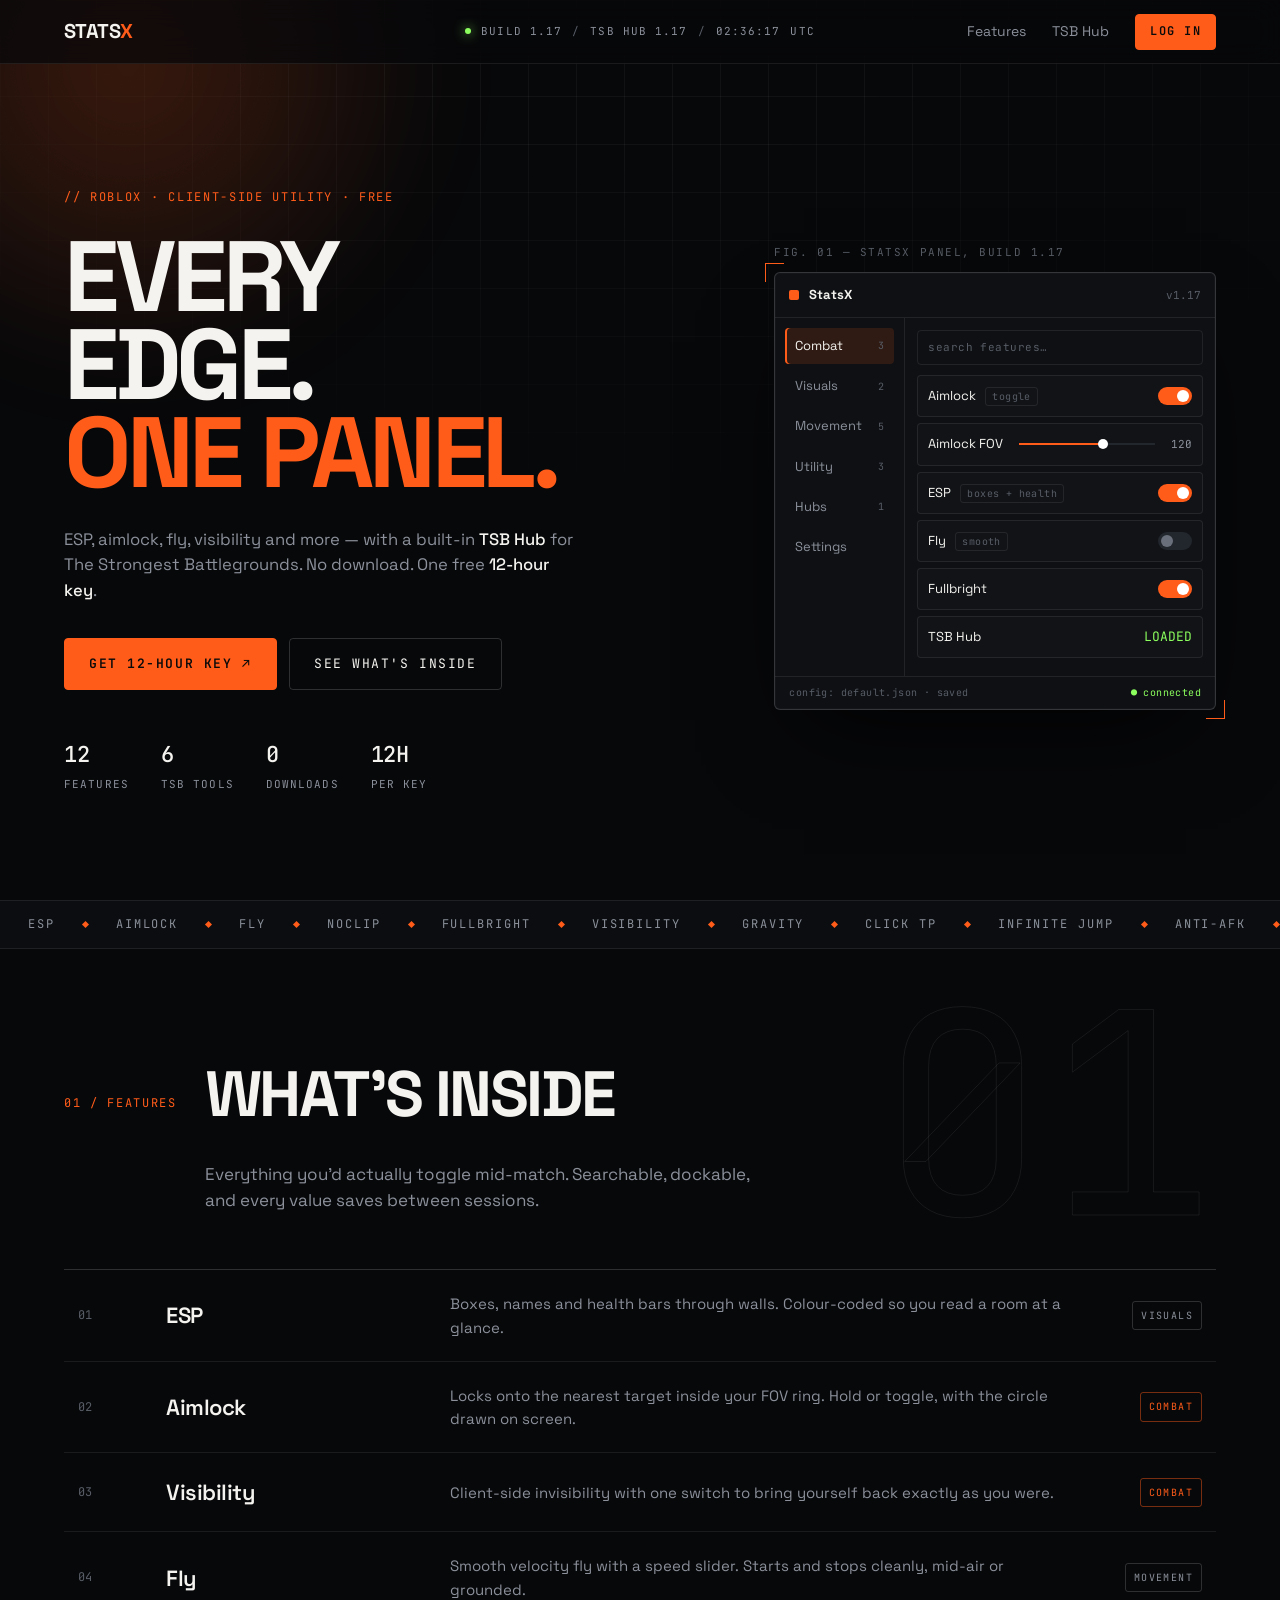
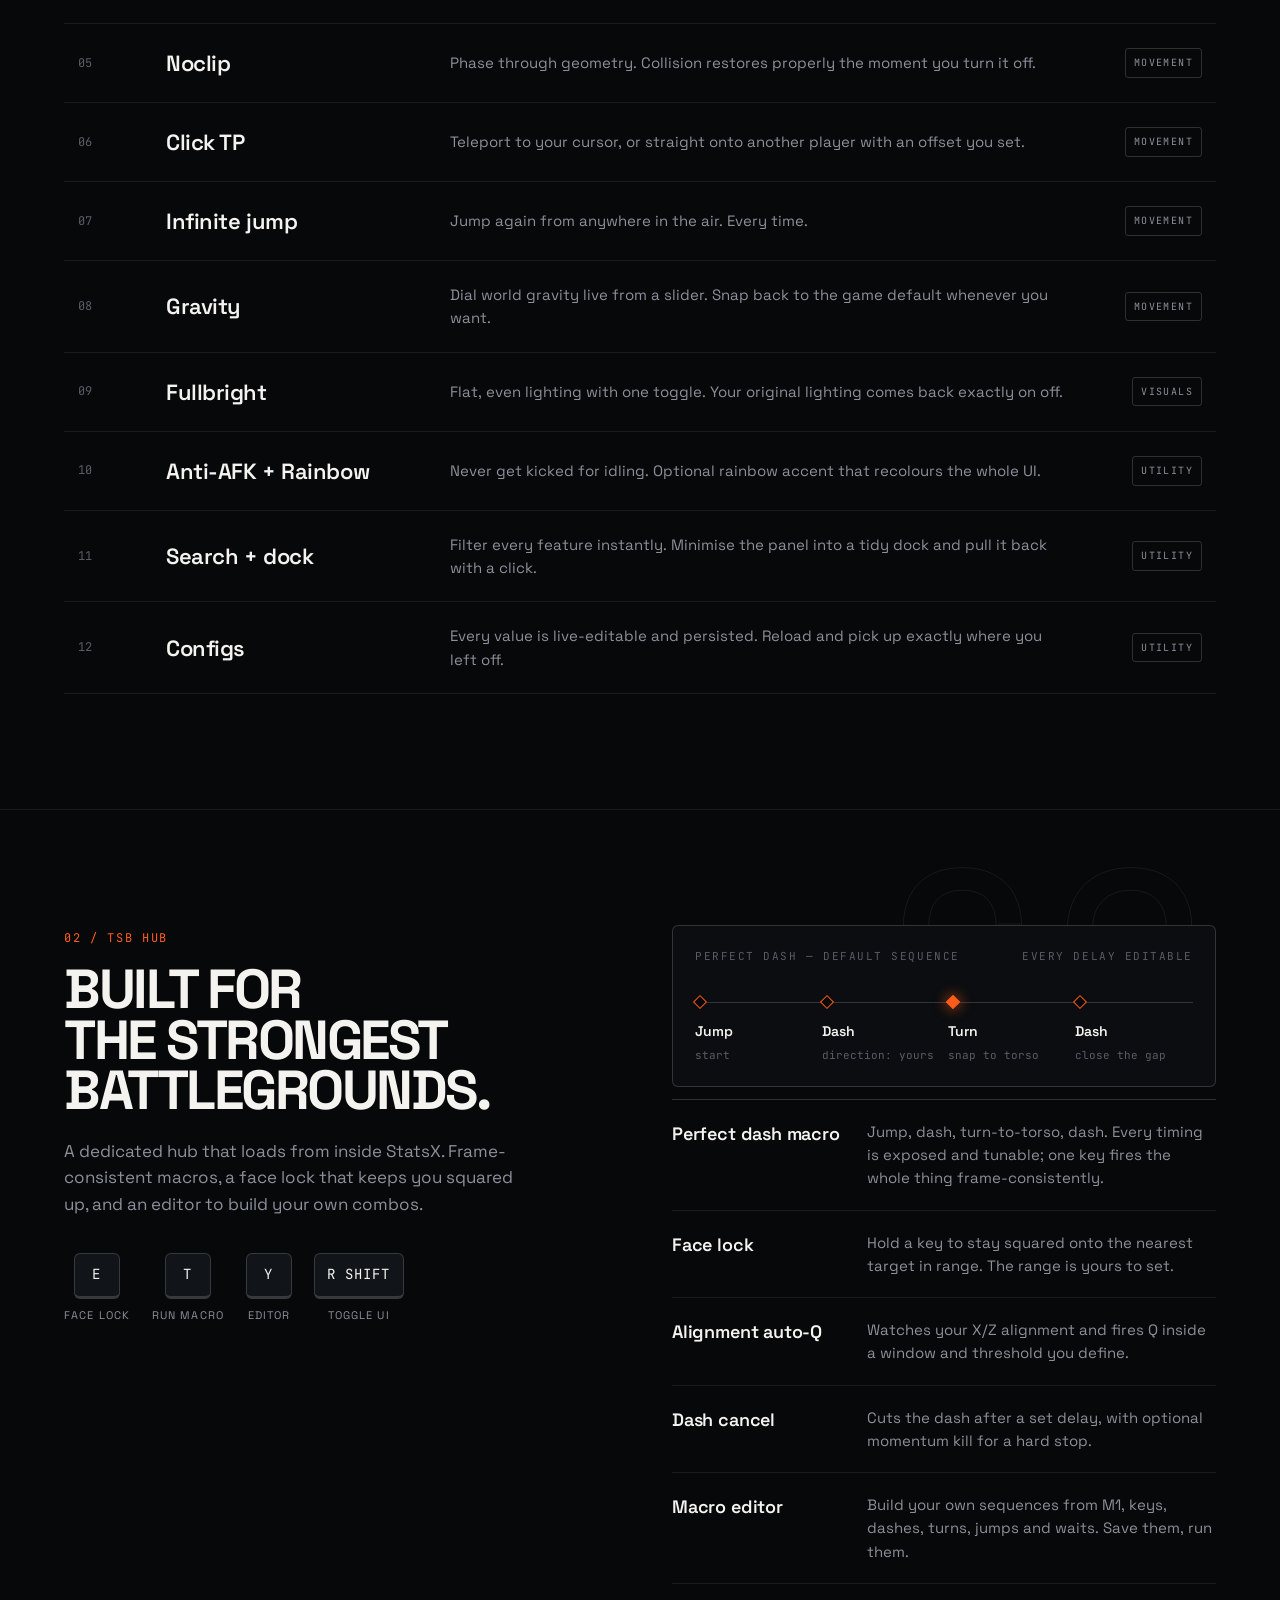
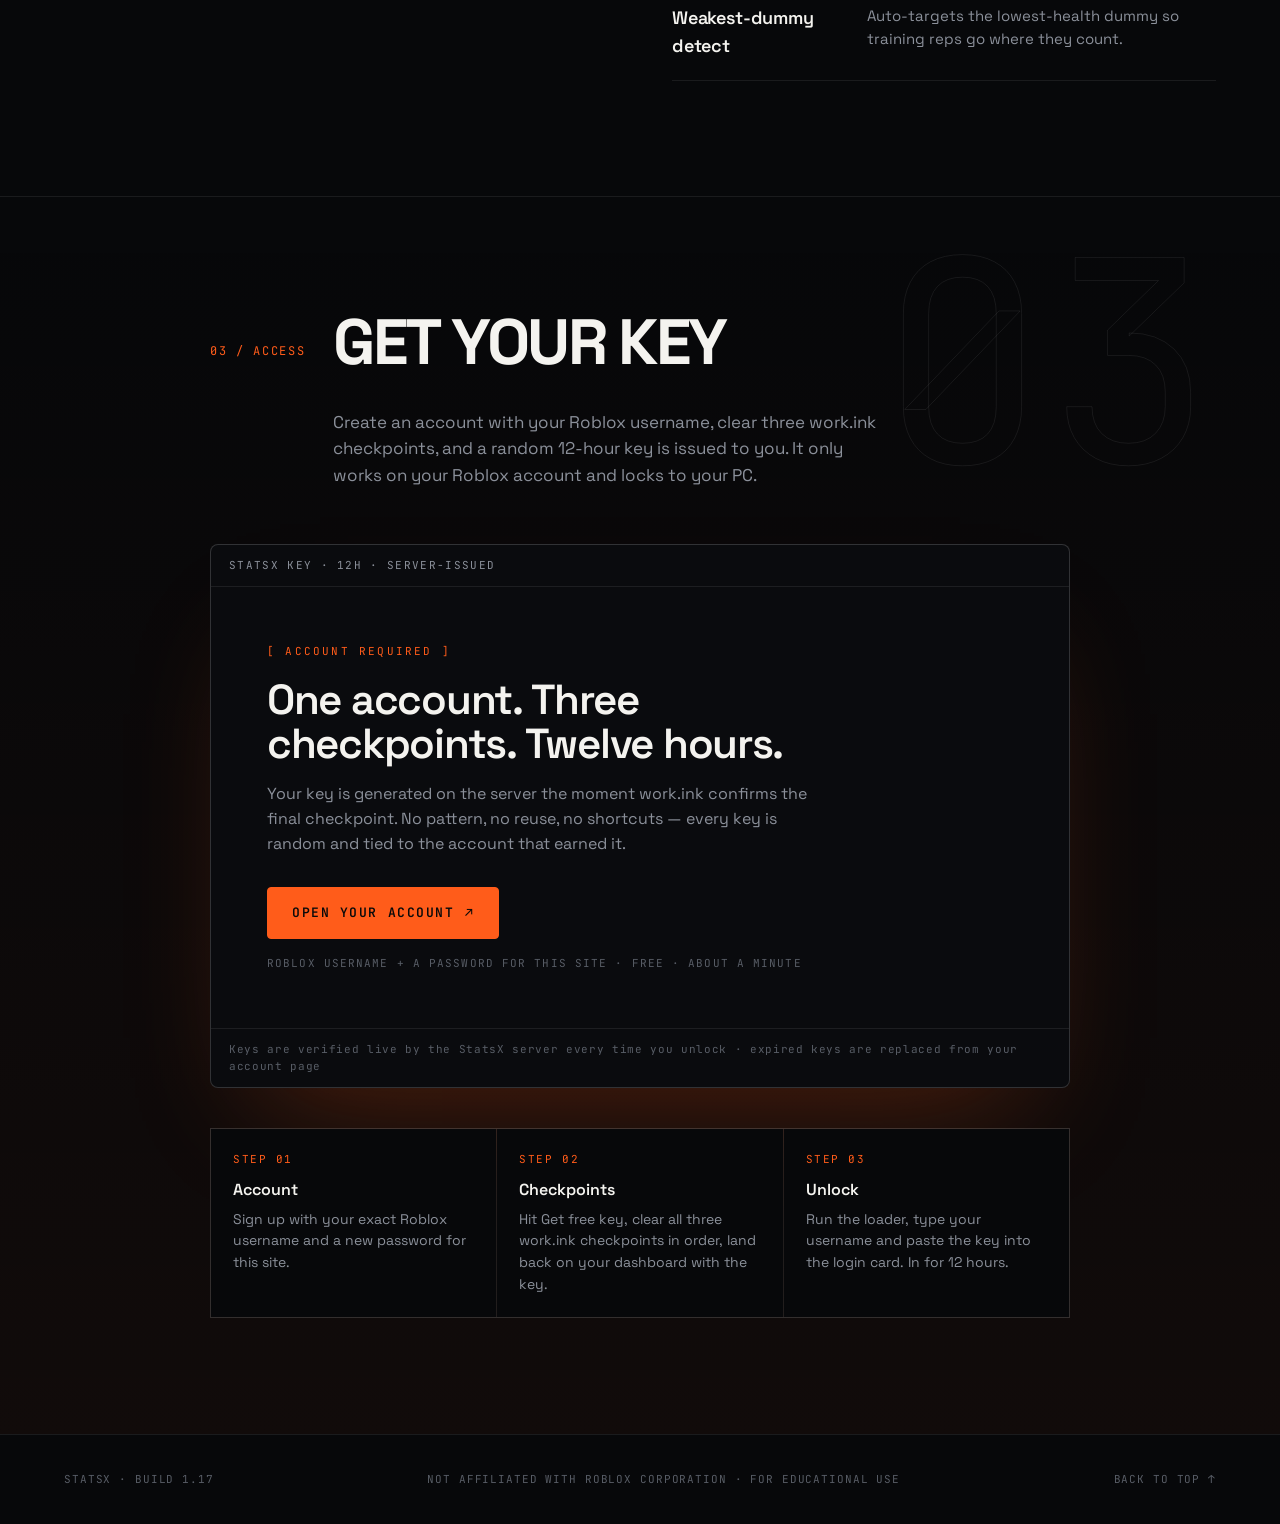
<file: index.html>
<!doctype html><html lang=en><meta charset=utf-8><meta name=viewport content="width=device-width,initial-scale=1"><title>StatsX &mdash; Roblox utility hub &middot; free 12-hour key</title><meta name=description content="StatsX: ESP, aimlock, fly, visibility and more, with a built-in TSB Hub for The Strongest Battlegrounds. No download. Free 12-hour key."><meta name=theme-color content=#07080a><meta property=og:title content=StatsX><meta property=og:description content="Every edge. One panel. Free 12-hour key."><link rel=icon href="data:image/svg+xml,%3Csvg xmlns='http://www.w3.org/2000/svg' viewBox='0 0 32 32'%3E%3Crect width='32' height='32' rx='6' fill='%23ff5c1a'/%3E%3Cpath d='M9 9l14 14M23 9L9 23' stroke='%23000' stroke-width='4' stroke-linecap='round'/%3E%3C/svg%3E"><link rel=preconnect href=https://fonts.googleapis.com><link rel=preconnect href=https://fonts.gstatic.com crossorigin><link href="https://fonts.googleapis.com/css2?family=Space+Grotesk:wght@400;500;600;700&family=JetBrains+Mono:wght@400;500;600&display=swap" rel=stylesheet><link rel=stylesheet href=styles.css><div class=grid-bg aria-hidden=true></div><div class=glow aria-hidden=true></div><div class=grain aria-hidden=true></div><header class=top><a class=mark href=#top aria-label="StatsX home">STATS<span>X</span></a><div class="top-mid mono"><span class=dot aria-hidden=true></span> <span>BUILD 1.17</span><span class=sep>/</span> <span>TSB HUB 1.17</span><span class=sep>/</span> <span id=utcClock>--:--:--</span><span>UTC</span></div><nav class=top-nav><a href=#features>Features</a> <a href=#tsb>TSB Hub</a> <a href=account.html class="btn btn-solid" id=navAuth>Log in</a></nav></header><main id=top><section class=hero><div class=hero-copy><p class="kicker mono">// ROBLOX &middot; CLIENT-SIDE UTILITY &middot; FREE<h1 class=display><span class=line><span>Every</span></span> <span class=line><span>edge.</span></span> <span class="line accent"><span>One panel.</span></span></h1><p class=lede>ESP, aimlock, fly, visibility and more &mdash; with a built-in <b>TSB Hub</b> for The Strongest Battlegrounds. No download. One free <b>12-hour key</b>.<div class=hero-cta><a href=account.html class="btn btn-solid btn-lg">Get 12-hour key <span aria-hidden=true>&#8599;</span></a> <a href=#features class="btn btn-ghost btn-lg">See what's inside</a></div><ul class="hero-facts mono"><li><b>12</b>features<li><b>6</b>TSB tools<li><b>0</b>downloads<li><b>12h</b>per key</ul></div><div class="hero-panel brackets" id=tilt><span class="fig mono">FIG. 01 &mdash; STATSX PANEL, BUILD 1.17</span><div class=panel aria-hidden=true><div class=p-head><div class=p-title><i></i>StatsX</div><div class="p-ver mono">v1.17</div></div><div class=p-body><div class=p-side><div class="p-tab on">Combat<small class=mono>3</small></div><div class=p-tab>Visuals<small class=mono>2</small></div><div class=p-tab>Movement<small class=mono>5</small></div><div class=p-tab>Utility<small class=mono>3</small></div><div class=p-tab>Hubs<small class=mono>1</small></div><div class=p-tab>Settings</div></div><div class=p-main><div class="p-search mono">search features&hellip;</div><div class=p-row><span>Aimlock <span class="k mono">toggle</span></span><span class="sw on"></span></div><div class=p-row><span>Aimlock FOV</span><span class=sl><i></i><b></b></span><span class="val mono">120</span></div><div class=p-row><span>ESP <span class="k mono">boxes + health</span></span><span class="sw on"></span></div><div class=p-row><span>Fly <span class="k mono">smooth</span></span><span class=sw></span></div><div class=p-row><span>Fullbright</span><span class="sw on"></span></div><div class=p-row><span>TSB Hub</span><span class="ok mono">LOADED</span></div></div></div><div class="p-foot mono"><span>config: default.json &middot; saved</span><span class=ok>&#9679; connected</span></div></div></div></section><div class=ticker aria-hidden=true><div class=ticker-track><span>ESP</span><span>Aimlock</span><span>Fly</span><span>Noclip</span><span>Fullbright</span><span>Visibility</span><span>Gravity</span><span>Click TP</span><span>Infinite jump</span><span>Anti-AFK</span><span>Configs</span><span>TSB Hub</span><span>Dash macro</span><span>Face lock</span><span>Auto-Q</span><span>Dash cancel</span> <span>ESP</span><span>Aimlock</span><span>Fly</span><span>Noclip</span><span>Fullbright</span><span>Visibility</span><span>Gravity</span><span>Click TP</span><span>Infinite jump</span><span>Anti-AFK</span><span>Configs</span><span>TSB Hub</span><span>Dash macro</span><span>Face lock</span><span>Auto-Q</span><span>Dash cancel</span></div></div><section id=features class=sec><span class="ghost-num mono" aria-hidden=true>01</span><div class="sec-head rv"><span class="num mono">01 / FEATURES</span><h2>What's inside</h2><p>Everything you'd actually toggle mid-match. Searchable, dockable, and every value saves between sessions.</div><ol class=spec><li class="row rv"><span class="idx mono">01</span><h3>ESP</h3><p>Boxes, names and health bars through walls. Colour-coded so you read a room at a glance.</p><span class="tag visuals">Visuals</span><li class="row rv"><span class="idx mono">02</span><h3>Aimlock</h3><p>Locks onto the nearest target inside your FOV ring. Hold or toggle, with the circle drawn on screen.</p><span class="tag combat">Combat</span><li class="row rv"><span class="idx mono">03</span><h3>Visibility</h3><p>Client-side invisibility with one switch to bring yourself back exactly as you were.</p><span class="tag combat">Combat</span><li class="row rv"><span class="idx mono">04</span><h3>Fly</h3><p>Smooth velocity fly with a speed slider. Starts and stops cleanly, mid-air or grounded.</p><span class="tag movement">Movement</span><li class="row rv"><span class="idx mono">05</span><h3>Noclip</h3><p>Phase through geometry. Collision restores properly the moment you turn it off.</p><span class="tag movement">Movement</span><li class="row rv"><span class="idx mono">06</span><h3>Click TP</h3><p>Teleport to your cursor, or straight onto another player with an offset you set.</p><span class="tag movement">Movement</span><li class="row rv"><span class="idx mono">07</span><h3>Infinite jump</h3><p>Jump again from anywhere in the air. Every time.</p><span class="tag movement">Movement</span><li class="row rv"><span class="idx mono">08</span><h3>Gravity</h3><p>Dial world gravity live from a slider. Snap back to the game default whenever you want.</p><span class="tag movement">Movement</span><li class="row rv"><span class="idx mono">09</span><h3>Fullbright</h3><p>Flat, even lighting with one toggle. Your original lighting comes back exactly on off.</p><span class="tag visuals">Visuals</span><li class="row rv"><span class="idx mono">10</span><h3>Anti-AFK + Rainbow</h3><p>Never get kicked for idling. Optional rainbow accent that recolours the whole UI.</p><span class="tag utility">Utility</span><li class="row rv"><span class="idx mono">11</span><h3>Search + dock</h3><p>Filter every feature instantly. Minimise the panel into a tidy dock and pull it back with a click.</p><span class="tag utility">Utility</span><li class="row rv"><span class="idx mono">12</span><h3>Configs</h3><p>Every value is live-editable and persisted. Reload and pick up exactly where you left off.</p><span class="tag utility">Utility</span></ol></section><section id=tsb class="sec sec-tsb"><span class="ghost-num mono" aria-hidden=true>02</span><div class="tsb-left rv"><span class="num mono">02 / TSB HUB</span><h2>Built for<br>The Strongest<br>Battle&shy;grounds.</h2><p>A dedicated hub that loads from inside StatsX. Frame-consistent macros, a face lock that keeps you squared up, and an editor to build your own combos.<div class=keys><div class=keycap><kbd>E</kbd>Face lock</div><div class=keycap><kbd>T</kbd>Run macro</div><div class=keycap><kbd>Y</kbd>Editor</div><div class=keycap><kbd>R Shift</kbd>Toggle UI</div></div></div><div class=tsb-right><div class="macro rv"><div class="macro-title mono"><span>Perfect dash &mdash; default sequence</span><span>every delay editable</span></div><div class=tl><div class="step hot"><i></i><b>Jump</b><small class=mono>start</small></div><div class=step><i></i><b>Dash</b><small class=mono>direction: yours</small></div><div class=step><i></i><b>Turn</b><small class=mono>snap to torso</small></div><div class=step><i></i><b>Dash</b><small class=mono>close the gap</small></div></div></div><ul class=tsb-list><li class=rv><h3>Perfect dash macro</h3><p>Jump, dash, turn-to-torso, dash. Every timing is exposed and tunable; one key fires the whole thing frame-consistently.<li class=rv><h3>Face lock</h3><p>Hold a key to stay squared onto the nearest target in range. The range is yours to set.<li class=rv><h3>Alignment auto-Q</h3><p>Watches your X/Z alignment and fires Q inside a window and threshold you define.<li class=rv><h3>Dash cancel</h3><p>Cuts the dash after a set delay, with optional momentum kill for a hard stop.<li class=rv><h3>Macro editor</h3><p>Build your own sequences from M1, keys, dashes, turns, jumps and waits. Save them, run them.<li class=rv><h3>Weakest-dummy detect</h3><p>Auto-targets the lowest-health dummy so training reps go where they count.</ul></div></section><section id=key class="sec sec-key"><span class="ghost-num mono" aria-hidden=true>03</span><div class="sec-head rv"><span class="num mono">03 / ACCESS</span><h2>Get your key</h2><p>Create an account with your Roblox username, clear three work.ink checkpoints, and a random 12-hour key is issued to you. It only works on your Roblox account and locks to your PC.</div><div class="term rv" id=term><div class="term-bar mono"><span>STATSX KEY &middot; 12H &middot; SERVER-ISSUED</span> <span id=liveLine hidden><b id=liveActive>0</b> ACTIVE KEYS &middot; <b id=liveUnlocks>0</b> UNLOCKS / 24H</span></div><div class=term-body><div class="stage stage-locked"><div class="lock-mark mono">[ ACCOUNT REQUIRED ]</div><h3>One account. Three checkpoints. Twelve hours.</h3><p>Your key is generated on the server the moment work.ink confirms the final checkpoint. No pattern, no reuse, no shortcuts &mdash; every key is random and tied to the account that earned it.</p><a class="btn btn-solid btn-lg" href=account.html>Open your account <span aria-hidden=true>&#8599;</span></a><p class="tiny mono">Roblox username + a password for this site &middot; free &middot; about a minute</div></div><div class="term-foot mono">Keys are verified live by the StatsX server every time you unlock &middot; expired keys are replaced from your account page</div></div><div class=how><div class=rv><div class=mono>STEP 01</div><h4>Account</h4><p>Sign up with your exact Roblox username and a new password for this site.</div><div class=rv><div class=mono>STEP 02</div><h4>Checkpoints</h4><p>Hit Get free key, clear all three work.ink checkpoints in order, land back on your dashboard with the key.</div><div class=rv><div class=mono>STEP 03</div><h4>Unlock</h4><p>Run the loader, type your username and paste the key into the login card. In for 12 hours.</div></div></section></main><footer><span>STATSX &middot; BUILD 1.17</span> <span>Not affiliated with Roblox Corporation &middot; for educational use</span> <a href=#top>Back to top &#8593;</a></footer><script src=api.js></script><script src=app.js></script>
</file>
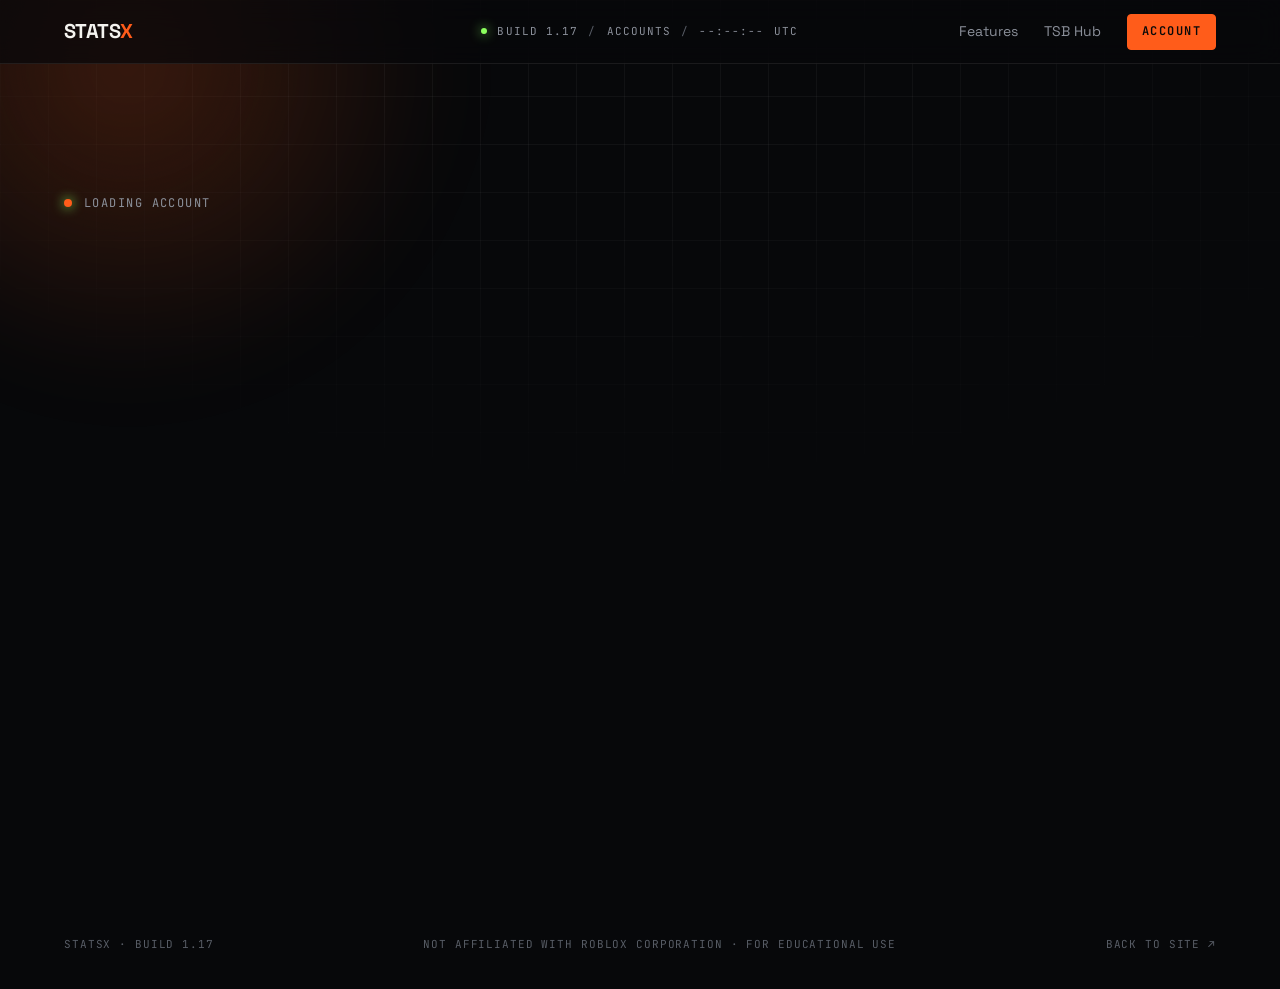
<file: account.html>
<!doctype html><html lang="en"><head><meta charset="utf-8"><meta name="viewport" content="width=device-width,initial-scale=1"><title>StatsX &mdash; Account</title><meta name="description" content="Your StatsX account: claim your free 12-hour key, see how long it has left, and manage your device."><meta name="robots" content="noindex"><meta name="theme-color" content="#07080a"><link rel="icon" href="data:image/svg+xml,%3Csvg xmlns='http://www.w3.org/2000/svg' viewBox='0 0 32 32'%3E%3Crect width='32' height='32' rx='6' fill='%23ff5c1a'/%3E%3Cpath d='M9 9l14 14M23 9L9 23' stroke='%23000' stroke-width='4' stroke-linecap='round'/%3E%3C/svg%3E"><link rel="preconnect" href="https://fonts.googleapis.com"><link rel="preconnect" href="https://fonts.gstatic.com" crossorigin><link href="https://fonts.googleapis.com/css2?family=Space+Grotesk:wght@400;500;600;700&family=JetBrains+Mono:wght@400;500;600&display=swap" rel="stylesheet"><link rel="stylesheet" href="styles.css"></head><body class="page-account"><div class="grid-bg" aria-hidden="true"></div><div class="glow" aria-hidden="true"></div><div class="grain" aria-hidden="true"></div><header class="top"><a class="mark" href="index.html" aria-label="StatsX home">STATS<span>X</span></a><div class="top-mid mono"><span class="dot" aria-hidden="true"></span> <span>BUILD 1.17</span><span class="sep">/</span> <span>ACCOUNTS</span><span class="sep">/</span> <span id="utcClock">--:--:--</span><span>UTC</span></div><nav class="top-nav"><a href="index.html#features">Features</a> <a href="index.html#tsb">TSB Hub</a> <a href="account.html" class="btn btn-solid" id="navAuth">Account</a></nav></header><main id="top"><section class="acct"><div id="viewAuth" class="auth" hidden><div class="auth-copy"><p class="kicker mono">// ACCOUNT</p><h1 class="display sm"><span class="line"><span>Your key</span></span> <span class="line accent"><span>lives here.</span></span></h1><p class="lede">One account per Roblox username. Clear all three work.ink checkpoints and a <b>random 12-hour key</b> is issued to you &mdash; verified by the server, bound to your PC.</p><div class="note mono" id="pendingNote" hidden><i></i>Checkpoint received. Log in or create your account to collect the key.</div><ul class="hero-facts mono"><li><b>12h</b>per key</li><li><b>1</b>PC per key</li><li id="factAccounts" hidden><b id="factAccountsN">0</b>accounts</li></ul></div><div class="term auth-card"><div class="term-bar mono"><span>STATSX ACCOUNTS</span><span id="authStatus">READY</span></div><div class="tabs mono" role="tablist"><button class="tab on" type="button" data-tab="login" role="tab">Log in</button> <button class="tab" type="button" data-tab="register" role="tab">Create account</button></div><form id="authForm" class="form" novalidate><label class="fld"><span class="mono">ROBLOX USERNAME</span><div class="inp"><i class="mono">@</i><input id="fUser" name="username" autocomplete="username" autocapitalize="off" spellcheck="false" maxlength="20" placeholder="your exact Roblox username"></div></label> <label class="fld"><span class="mono">PASSWORD <em id="pwHint">for this site only</em></span><div class="inp"><input id="fPass" name="password" type="password" autocomplete="current-password" maxlength="72" placeholder="8+ characters"><button type="button" id="pwToggle" class="mini mono">show</button></div></label><p class="err mono" id="authErr" hidden></p><button class="btn btn-solid btn-lg wide" id="authSubmit" type="submit">Log in <span aria-hidden="true">&#8599;</span></button><p class="tiny mono" id="authFoot">Your key only works in-game on this exact Roblox account. Never reuse your Roblox password.</p></form></div></div><div id="viewDash" class="dash" hidden><div class="profile"><div class="avatar" id="avatar"><span id="avatarText" class="mono">?</span><img id="avatarImg" alt="" hidden></div><div class="who"><div class="who-top"><h1 id="dispName">&nbsp;</h1><span class="badge mono" id="planBadge">FREE KEY</span></div><p class="mono handle" id="handle">@</p><p class="mono tiny" id="rbxLine"></p></div><div class="who-actions"><button class="btn btn-ghost" id="btnPw" type="button">Password</button> <button class="btn btn-ghost" id="btnOut" type="button">Sign out</button></div></div><div class="pwpanel" id="pwPanel" hidden><form id="pwForm" class="form row-form" novalidate><label class="fld"><span class="mono">CURRENT PASSWORD</span><div class="inp"><input id="pwCur" type="password" autocomplete="current-password" maxlength="72"></div></label> <label class="fld"><span class="mono">NEW PASSWORD</span><div class="inp"><input id="pwNew" type="password" autocomplete="new-password" maxlength="72" placeholder="8+ characters"></div></label> <button class="btn btn-solid" type="submit" id="pwSubmit">Change</button><p class="err mono" id="pwErr" hidden></p></form></div><div class="dash-grid"><div class="term key-card" id="keyCard" data-stage="none"><div class="term-bar mono"><span>STATSX KEY &middot; <b id="keyHours">12</b>H</span> <span id="keyBarRight">NO ACTIVE KEY</span></div><div class="term-body"><div class="stage stage-none"><div class="lock-mark mono">[ NO ACTIVE KEY ]</div><h3>Three checkpoints. Twelve hours.</h3><p class="stage-p">Clear all three work.ink checkpoints in order and you land straight back here with a fresh key issued to <b id="noneUser">@you</b>.</p><a id="btnGet" class="btn btn-solid btn-lg" href="https://statsx-api.discordflex911.workers.dev/v1/gate/start" rel="noopener">Get free key <span aria-hidden="true">&#8599;</span></a><p class="tiny mono">Random &middot; issued to your account &middot; bound to one PC on first unlock</p><div class="redeem"><div class="or mono"><span>or redeem a gift code</span></div><form id="redeemForm" class="row-form" novalidate><div class="inp"><input id="redeemCode" placeholder="STATSX-GIFT-XXXX-XXXX-XXXX" autocomplete="off" spellcheck="false" maxlength="26"></div><button class="btn btn-ghost" id="redeemSubmit" type="submit">Redeem</button></form><p class="err mono" id="redeemErr" hidden></p><p class="tiny mono">Gift codes come from the owner and skip work.ink entirely.</p></div></div><div class="stage stage-claim" hidden><div class="lock-mark mono">[ VERIFYING CHECKPOINT ]</div><div class="scramble mono" id="scramble">STATSX-****-****-****</div><ul class="log mono" id="claimLog"></ul></div><div class="stage stage-key" hidden><div class="lock-mark mono ok">[ ACTIVE ]</div><div class="key-label mono">Your key &middot; expires in <b id="keyLeft">--:--:--</b></div><div class="key-line"><code id="keyValue" class="mono">STATSX-....-....-....</code> <button id="btnCopy" class="btn btn-solid" type="button">Copy key</button></div><div class="progress" id="keyProgress" aria-hidden="true"><i id="keyBar"></i></div><div class="kv mono"><div><span>Device</span><b id="kvDevice">not bound yet</b></div><div><span>Unlocks</span><b id="kvUses">0</b></div><div><span>Issued</span><b id="kvIssued">--</b></div><div><span>Expires</span><b id="kvExpires">--</b></div></div><ol class="use"><li><div>Run the loader in your executor:<div class="code"><code id="loaderCode" class="mono">loadstring(game:HttpGet("..."))()</code><button id="btnCopyLoader" class="mini mono" type="button">copy</button></div></div></li><li><div>In the StatsX login card, keep <b id="useUser">@you</b> as the username, paste the key, hit Unlock.</div></li></ol><div class="key-actions"><button id="btnReset" class="mini mono" type="button">Reset device</button> <span class="tiny mono" id="resetNote"></span></div></div><p class="err mono" id="keyErr" hidden></p><div class="retry" id="retryWrap" hidden><button class="mini mono" id="btnRetry" type="button">try again</button></div></div><div class="term-foot mono" id="keyFoot">A new key can be claimed the moment the current one expires.</div></div><aside class="side"><div class="stats"><div><span class="mono">MEMBER SINCE</span><b id="stSince">--</b></div><div><span class="mono">KEYS CLAIMED</span><b id="stClaims">0</b></div><div><span class="mono">LOGINS</span><b id="stLogins">0</b></div><div><span class="mono">LAST LOGIN</span><b id="stLast">--</b></div></div><div class="activity"><div class="act-head mono"><span>ACTIVITY</span><span id="actCount"></span></div><ul id="actList"><li class="empty mono">nothing yet</li></ul></div></aside></div></div><div id="viewLoading" class="loading mono"><span class="dot" aria-hidden="true"></span> loading account</div></section></main><footer><span>STATSX &middot; BUILD 1.17</span> <span>Not affiliated with Roblox Corporation &middot; for educational use</span> <a href="index.html">Back to site &#8599;</a></footer><script src="api.js"></script><script src="account.js"></script></body></html>
</file>
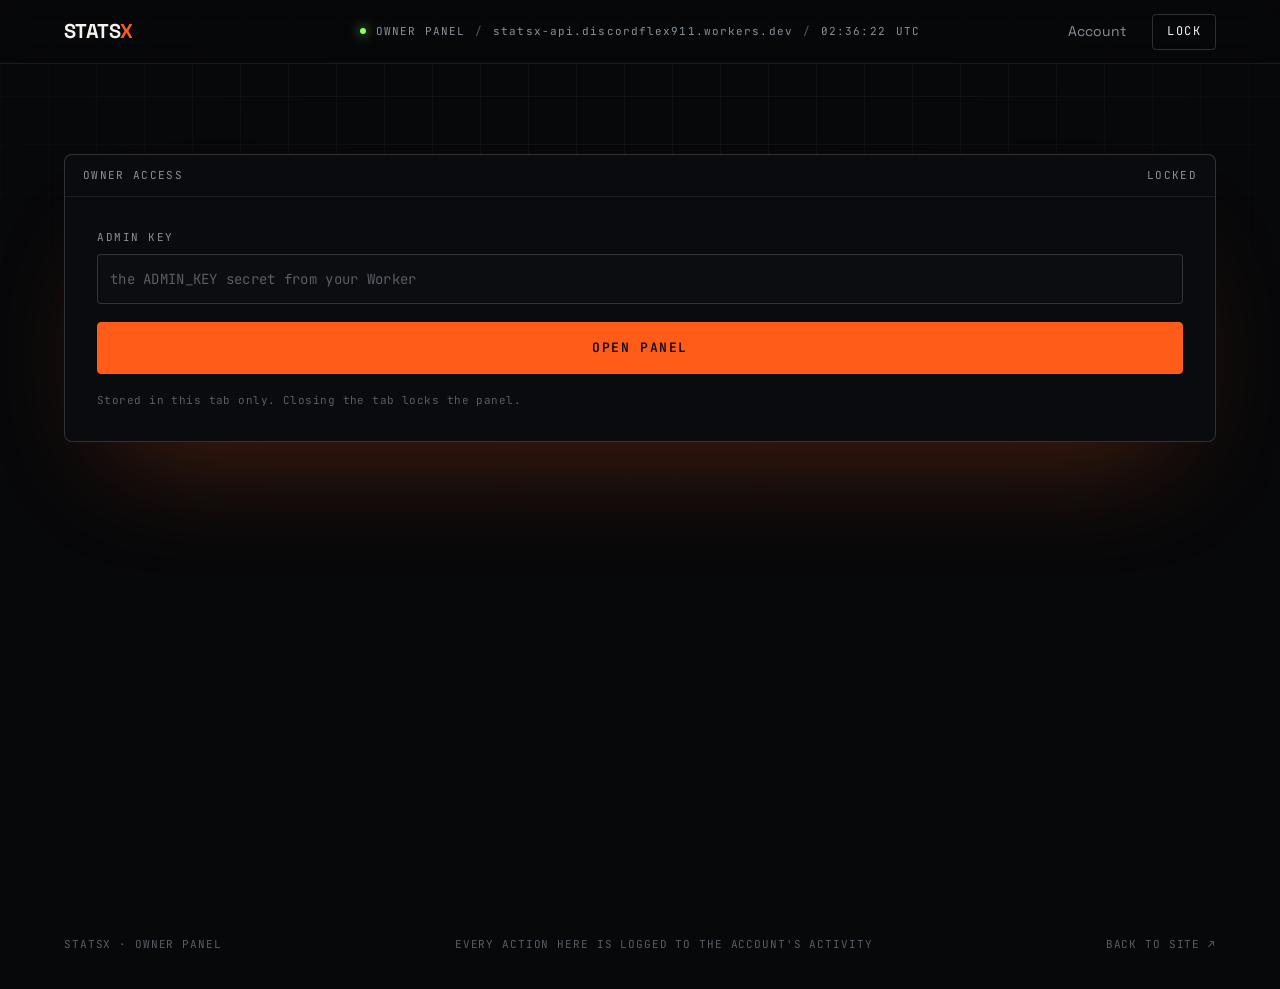
<file: admin.html>
<!doctype html><html lang="en"><head><meta charset="utf-8"><meta name="viewport" content="width=device-width,initial-scale=1"><title>StatsX &mdash; Owner panel</title><meta name="robots" content="noindex,nofollow"><meta name="theme-color" content="#07080a"><link rel="icon" href="data:image/svg+xml,%3Csvg xmlns='http://www.w3.org/2000/svg' viewBox='0 0 32 32'%3E%3Crect width='32' height='32' rx='6' fill='%23ff5c1a'/%3E%3Cpath d='M9 9l14 14M23 9L9 23' stroke='%23000' stroke-width='4' stroke-linecap='round'/%3E%3C/svg%3E"><link rel="preconnect" href="https://fonts.googleapis.com"><link rel="preconnect" href="https://fonts.gstatic.com" crossorigin><link href="https://fonts.googleapis.com/css2?family=Space+Grotesk:wght@400;500;600;700&family=JetBrains+Mono:wght@400;500;600&display=swap" rel="stylesheet"><link rel="stylesheet" href="styles.css"></head><body class="page-admin"><div class="grid-bg" aria-hidden="true"></div><div class="grain" aria-hidden="true"></div><header class="top"><a class="mark" href="index.html" aria-label="StatsX home">STATS<span>X</span></a><div class="top-mid mono"><span class="dot" aria-hidden="true"></span> <span>OWNER PANEL</span><span class="sep">/</span> <span id="apiHost">api</span><span class="sep">/</span> <span id="utcClock">--:--:--</span><span>UTC</span></div><nav class="top-nav"><a href="account.html">Account</a> <button class="btn btn-ghost" id="btnLock" type="button">Lock</button></nav></header><main><section class="admin"><div id="gate" class="term auth-card center" hidden><div class="term-bar mono"><span>OWNER ACCESS</span><span>LOCKED</span></div><form id="gateForm" class="form" novalidate><label class="fld"><span class="mono">ADMIN KEY</span><div class="inp"><input id="gateKey" type="password" autocomplete="off" placeholder="the ADMIN_KEY secret from your Worker"></div></label><p class="err mono" id="gateErr" hidden></p><button class="btn btn-solid btn-lg wide" type="submit">Open panel</button><p class="tiny mono">Stored in this tab only. Closing the tab locks the panel.</p></form></div><div id="panel" hidden><div class="a-head"><div><p class="kicker mono">// OWNER</p><h1 class="display sm"><span class="line"><span>Control room.</span></span></h1></div><div class="a-tools"><div class="inp search"><i class="mono">@</i><input id="q" placeholder="search username" autocomplete="off" spellcheck="false"></div><button class="btn btn-ghost" id="btnRefresh" type="button">Refresh</button></div></div><div class="a-stats"><div><span class="mono">ACCOUNTS</span><b id="sUsers">0</b></div><div><span class="mono">ACTIVE KEYS</span><b id="sActive">0</b></div><div><span class="mono">UNLOCKS / 24H</span><b id="sUnlocks">0</b></div><div><span class="mono">KEYS ISSUED</span><b id="sKeys">0</b></div><div><span class="mono">KEY LENGTH</span><b id="sHours">12h</b></div><div><span class="mono">GIFT CODES OPEN</span><b id="sCodes">0</b></div><div><span class="mono">MOTD</span><b id="sMotd" class="small">--</b></div></div><div class="term gen"><div class="term-bar mono"><span>KEY GENERATOR</span><span id="genBatch">READY</span></div><div class="gen-body"><form id="genForm" class="gen-form" novalidate><label class="fld"><span class="mono">LENGTH</span><div class="inp"><select id="genDuration"><option value="12h">12 hours</option><option value="1d">1 day</option><option value="7d">7 days</option><option value="1mo" selected="selected">1 month</option><option value="1y">1 year</option><option value="10y">10 years</option><option value="89y">89 years</option><option value="inf">Infinite</option></select></div></label> <label class="fld sm"><span class="mono">HOW MANY</span><div class="inp"><input id="genCount" type="number" min="1" max="25" value="1" inputmode="numeric"></div></label> <label class="fld"><span class="mono">NOTE <em>optional</em></span><div class="inp"><input id="genNote" placeholder="who is this for" maxlength="120" autocomplete="off"></div></label> <button class="btn btn-solid btn-lg" id="btnGen" type="submit">Generate</button></form><p class="err mono" id="genErr" hidden></p><div id="genOut" hidden><div class="gen-out-head mono"><span id="genOutTitle">NEW CODES</span><button class="mini mono" id="btnCopyAll" type="button">Copy all</button></div><ul class="codes mono" id="genList"></ul><p class="tiny mono">Send a code to a friend. They make a free account with their Roblox username, paste the code on their account page (or straight into the in-game key box) and the key is issued to them.</p></div></div></div><div class="a-grid"><div class="term"><div class="term-bar mono"><span>ACCOUNTS</span><span id="uCount">0</span></div><div class="tbl-wrap"><table class="tbl"><thead><tr class="mono"><th>User</th><th>Plan</th><th>Key</th><th>Device</th><th>Logins</th><th>Seen</th><th>Actions</th></tr></thead><tbody id="uBody"><tr><td colspan="7" class="empty mono">no accounts yet</td></tr></tbody></table></div></div><div class="term"><div class="term-bar mono"><span>LIVE EVENTS</span><span id="eCount">0</span></div><ul class="events" id="eList"><li class="empty mono">nothing yet</li></ul></div></div><div class="term"><div class="term-bar mono"><span>GIFT CODES</span><span id="vCount">0</span></div><div class="tbl-wrap"><table class="tbl"><thead><tr class="mono"><th>Code</th><th>Length</th><th>Status</th><th>Note</th><th>Made</th><th>Actions</th></tr></thead><tbody id="vBody"><tr><td colspan="6" class="empty mono">no codes yet</td></tr></tbody></table></div></div><div class="term" id="traceCard"><div class="term-bar mono"><span>LEAK TRACER</span><span id="traceState">READY</span></div><div class="gen-body"><textarea id="traceText" spellcheck="false" autocomplete="off" placeholder="paste the leaked TSB Hub script here" style="display:block;width:100%;min-height:140px;resize:vertical;box-sizing:border-box;padding:12px;margin:0 0 12px;background:rgba(255,255,255,.03);color:inherit;border:1px solid rgba(255,255,255,.14);border-radius:8px;font:12px/1.5 'JetBrains Mono',ui-monospace,monospace;outline:none"></textarea><button class="btn btn-solid btn-lg" id="btnTrace" type="button">Trace</button><p class="err mono" id="traceErr" hidden></p><div id="traceOut"></div><p class="tiny mono">Every copy of the hub your server sends has hidden tags tied to the key that downloaded it. Paste a leaked copy to see whose key it came from.</p></div></div><p class="err mono" id="panelErr" hidden></p></div></section></main><footer><span>STATSX &middot; OWNER PANEL</span> <span>Every action here is logged to the account's activity</span> <a href="index.html">Back to site &#8599;</a></footer><script src="api.js"></script><script src="admin.js"></script><script src="trace.js"></script><script src="pwreset.js"></script></body></html>
</file>
<file: styles.css>
:root{--bg:#07080a;--bg2:#0b0d10;--bg3:#111418;--line:rgba(255,255,255,.08);--line2:rgba(255,255,255,.16);--text:#f4f3ef;--dim:#8b909a;--dim2:#585d66;--acc:#ff5c1a;--acc-hi:#ff7a45;--acc-soft:rgba(255,92,26,.14);--ok:#8cff5e;--mono:"JetBrains Mono",ui-monospace,SFMono-Regular,Menlo,Consolas,"Liberation Mono",monospace;--sans:"Space Grotesk",system-ui,-apple-system,"Segoe UI",Roboto,Arial,sans-serif;--r:4px;--pad:clamp(20px,5vw,72px);--ease:cubic-bezier(.16,1,.3,1)}*{box-sizing:border-box;margin:0;padding:0}html{scroll-behavior:smooth;-webkit-text-size-adjust:100%}body{background:var(--bg);color:var(--text);font-family:var(--sans);font-size:16px;line-height:1.55;overflow-x:hidden;-webkit-font-smoothing:antialiased}a{color:inherit;text-decoration:none}button{font:inherit;color:inherit;background:0 0;border:0;cursor:pointer}ol,ul{list-style:none}::selection{background:var(--acc);color:#000}.mono{font-family:var(--mono);font-feature-settings:"zero" 1}.ok{color:var(--ok)}section{scroll-margin-top:72px}.grid-bg{position:fixed;inset:0;z-index:-3;opacity:.55;background-image:linear-gradient(var(--line) 1px,transparent 1px),linear-gradient(90deg,var(--line) 1px,transparent 1px);background-size:48px 48px;-webkit-mask-image:radial-gradient(ellipse 70% 60% at 50% 0%,#000 30%,transparent 100%);mask-image:radial-gradient(ellipse 70% 60% at 50% 0%,#000 30%,transparent 100%)}.glow{position:fixed;z-index:-2;width:60vw;height:60vw;left:-20vw;top:-25vw;pointer-events:none;background:radial-gradient(circle,rgba(255,92,26,.22),transparent 60%);filter:blur(40px);animation:drift 22s ease-in-out infinite alternate}@keyframes drift{to{transform:translate(18vw,10vw) scale(1.1)}}.grain{position:fixed;inset:0;z-index:-1;pointer-events:none;opacity:.07;mix-blend-mode:overlay;background-size:180px 180px;background-image:url("data:image/svg+xml;utf8,<svg xmlns='http://www.w3.org/2000/svg' width='180' height='180'><filter id='n'><feTurbulence type='fractalNoise' baseFrequency='.9' numOctaves='2' stitchTiles='stitch'/><feColorMatrix values='0 0 0 0 0 0 0 0 0 0 0 0 0 0 0 0 0 0 .6 0'/></filter><rect width='100%25' height='100%25' filter='url(%23n)'/></svg>")}.top{position:sticky;top:0;z-index:50;display:grid;grid-template-columns:1fr auto 1fr;align-items:center;height:64px;padding:0 var(--pad);border-bottom:1px solid var(--line);background:rgba(7,8,10,.72);backdrop-filter:blur(14px);-webkit-backdrop-filter:blur(14px)}.mark{font-weight:700;letter-spacing:-.03em;font-size:20px}.mark span{color:var(--acc)}.top-mid{font-size:11px;color:var(--dim);letter-spacing:.1em;display:flex;align-items:center;gap:10px;justify-content:center;white-space:nowrap}.top-mid .sep{color:var(--dim2)}.dot{width:6px;height:6px;border-radius:50%;background:var(--ok);box-shadow:0 0 12px var(--ok);animation:pulse 2s ease-in-out infinite}@keyframes pulse{50%{opacity:.35}}.top-nav{display:flex;gap:26px;justify-content:flex-end;align-items:center;font-size:14px;color:var(--dim)}.top-nav a:hover{color:var(--text)}.top-nav .btn{height:36px;padding:0 14px}.btn{display:inline-flex;align-items:center;gap:10px;font-family:var(--mono);font-size:12px;letter-spacing:.12em;text-transform:uppercase;padding:0 18px;height:42px;border-radius:var(--r);border:1px solid var(--line2);color:var(--text);white-space:nowrap;transition:background .2s,border-color .2s,color .2s,transform .2s}.btn-solid{background:var(--acc);border-color:var(--acc);color:#0a0a0a;font-weight:600}.btn-solid:hover{background:var(--acc-hi);border-color:var(--acc-hi);color:#0a0a0a;transform:translateY(-1px)}.btn-ghost:hover{border-color:var(--text)}.btn-lg{height:52px;padding:0 24px;font-size:13px}.btn.did{background:var(--ok);border-color:var(--ok)}.hero{min-height:calc(100vh - 64px);display:grid;grid-template-columns:minmax(0,1.2fr) minmax(0,.8fr);gap:48px;align-items:center;padding:clamp(48px,7vw,96px) var(--pad) 72px;position:relative}.kicker{font-size:12px;letter-spacing:.14em;color:var(--acc);margin-bottom:26px}.display{font-weight:700;font-size:clamp(44px,7.8vw,128px);line-height:.88;letter-spacing:-.045em;text-transform:uppercase}.display .line{display:block;overflow:hidden;padding-bottom:.06em;margin-bottom:-.06em}.display .line>span{display:block}.display .accent>span{color:var(--acc)}.js .display .line>span{transform:translateY(112%)}.js.ready .display .line>span{transform:none;transition:transform 1.1s var(--ease)}.js.ready .display .line:nth-child(2)>span{transition-delay:.08s}.js.ready .display .line:nth-child(3)>span{transition-delay:.16s}.lede{max-width:520px;color:var(--dim);font-size:clamp(16px,1.3vw,19px);margin:30px 0 34px}.lede b{color:var(--text);font-weight:500}.hero-cta{display:flex;gap:12px;flex-wrap:wrap}.hero-facts{display:flex;gap:32px;margin-top:48px;font-size:11px;color:var(--dim);letter-spacing:.1em;text-transform:uppercase;flex-wrap:wrap}.hero-facts b{color:var(--text);font-size:22px;display:block;letter-spacing:-.02em;margin-bottom:4px;font-weight:500}.js .hero-copy>*{opacity:0;transform:translateY(14px)}.js.ready .hero-copy>*{opacity:1;transform:none;transition:opacity .9s var(--ease),transform .9s var(--ease)}.js.ready .hero-copy>.kicker{transition-delay:.05s}.js.ready .hero-copy>.lede{transition-delay:.35s}.js.ready .hero-copy>.hero-cta{transition-delay:.45s}.js.ready .hero-copy>.hero-facts{transition-delay:.55s}.js.ready .hero-copy>.display{opacity:1;transform:none;transition:none}.hero-panel{perspective:1400px;position:relative;animation:float 7s ease-in-out infinite}@keyframes float{50%{transform:translateY(-10px)}}.js .hero-panel{opacity:0}.js.ready .hero-panel{opacity:1;transition:opacity 1s var(--ease) .3s}.fig{position:absolute;left:0;top:-28px;font-size:11px;letter-spacing:.14em;color:var(--dim2)}.brackets::after,.brackets::before{content:"";position:absolute;width:18px;height:18px;border:1px solid var(--acc);pointer-events:none;z-index:2}.brackets::before{left:-9px;top:-9px;border-right:0;border-bottom:0}.brackets::after{right:-9px;bottom:-9px;border-left:0;border-top:0}.panel{background:#0e1014;border:1px solid var(--line2);border-radius:6px;overflow:hidden;position:relative;transform-style:preserve-3d;box-shadow:0 40px 90px -30px rgba(0,0,0,.9),0 0 0 1px rgba(255,255,255,.02) inset;transition:transform .35s ease}.p-head{display:flex;align-items:center;justify-content:space-between;padding:12px 14px;border-bottom:1px solid var(--line);font-size:13px}.p-title{display:flex;gap:10px;align-items:center;font-weight:700}.p-title i{width:10px;height:10px;background:var(--acc);border-radius:2px;display:inline-block}.p-ver{color:var(--dim2);font-size:11px}.p-body{display:grid;grid-template-columns:130px 1fr;min-height:340px}.p-side{border-right:1px solid var(--line);padding:10px;display:flex;flex-direction:column;gap:4px}.p-tab{padding:8px 10px;border-radius:var(--r);font-size:13px;color:var(--dim);display:flex;justify-content:space-between;align-items:center}.p-tab.on{background:var(--acc-soft);color:var(--text);box-shadow:inset 2px 0 0 var(--acc)}.p-tab small{font-size:10px;color:var(--dim2)}.p-main{padding:12px}.p-search{border:1px solid var(--line);border-radius:var(--r);padding:8px 10px;font-size:11px;color:var(--dim2);margin-bottom:10px;letter-spacing:.04em}.p-row{display:flex;align-items:center;justify-content:space-between;gap:10px;padding:10px;border:1px solid var(--line);border-radius:var(--r);margin-bottom:6px;font-size:13px;background:rgba(255,255,255,.015)}.p-row .k{font-size:10px;color:var(--dim2);border:1px solid var(--line);border-radius:3px;padding:2px 6px;margin-left:6px;letter-spacing:.04em}.p-row .val{font-size:11px;color:var(--dim)}.sw{width:34px;height:18px;border-radius:9px;background:#22262d;position:relative;flex:none;transition:background .25s}.sw::after{content:"";position:absolute;top:3px;left:3px;width:12px;height:12px;border-radius:50%;background:#6a707b;transition:left .25s,background .25s}.sw.on{background:var(--acc)}.sw.on::after{left:19px;background:#fff}.sl{flex:1;height:2px;background:#22262d;margin:0 6px;position:relative}.sl i{position:absolute;left:0;top:0;height:100%;width:62%;background:var(--acc)}.sl b{position:absolute;left:62%;top:50%;width:10px;height:10px;transform:translate(-50%,-50%);border-radius:50%;background:#fff}.p-foot{border-top:1px solid var(--line);padding:8px 14px;font-size:10px;color:var(--dim2);display:flex;justify-content:space-between;letter-spacing:.04em}.ticker{border-top:1px solid var(--line);border-bottom:1px solid var(--line);overflow:hidden;background:var(--bg2)}.ticker-track{display:flex;width:max-content;animation:tick 46s linear infinite}.ticker:hover .ticker-track{animation-play-state:paused}.ticker span{font-family:var(--mono);font-size:12px;letter-spacing:.16em;text-transform:uppercase;color:var(--dim);padding:14px 0 14px 28px;white-space:nowrap;display:flex;align-items:center;gap:28px}.ticker span::after{content:"";width:5px;height:5px;background:var(--acc);transform:rotate(45deg);flex:none}@keyframes tick{to{transform:translateX(-50%)}}.sec{padding:clamp(72px,9vw,140px) var(--pad);position:relative;border-bottom:1px solid var(--line)}.sec-head{display:grid;grid-template-columns:auto 1fr;gap:28px;align-items:end;margin-bottom:56px;max-width:1100px;position:relative;z-index:1}.num{font-size:12px;color:var(--acc);letter-spacing:.14em;padding-bottom:12px;white-space:nowrap}.sec-head h2{font-size:clamp(36px,5vw,72px);letter-spacing:-.04em;line-height:.95;font-weight:700;text-transform:uppercase}.sec-head p{grid-column:2;color:var(--dim);max-width:560px;font-size:17px;margin-top:8px}.ghost-num{position:absolute;right:var(--pad);top:24px;font-size:clamp(120px,22vw,320px);line-height:1;color:transparent;-webkit-text-stroke:1px rgba(255,255,255,.07);pointer-events:none;user-select:none;z-index:0}.spec{border-top:1px solid var(--line2);position:relative;z-index:1}.row{display:grid;grid-template-columns:64px 260px 1fr 110px;gap:24px;align-items:center;padding:22px 14px;border-bottom:1px solid var(--line);position:relative;transition:background .25s}.row::before{content:"";position:absolute;left:0;top:0;bottom:0;width:2px;background:var(--acc);transform:scaleY(0);transition:transform .3s var(--ease)}.row:hover{background:rgba(255,255,255,.02)}.row:hover::before{transform:scaleY(1)}.row .idx{font-size:12px;color:var(--dim2);transition:color .2s}.row:hover .idx{color:var(--acc)}.row h3{font-size:22px;letter-spacing:-.02em;font-weight:600}.row p{color:var(--dim);font-size:15px;max-width:640px}.tag{font-family:var(--mono);font-size:10px;letter-spacing:.14em;text-transform:uppercase;color:var(--dim);border:1px solid var(--line2);border-radius:3px;padding:6px 8px;text-align:center;justify-self:end}.tag.combat{color:var(--acc);border-color:rgba(255,92,26,.45)}.sec-tsb{display:grid;grid-template-columns:minmax(0,1fr) minmax(0,1fr);gap:64px}.tsb-left{position:sticky;top:96px;align-self:start;z-index:1}.tsb-left h2{font-size:clamp(34px,4.3vw,66px);letter-spacing:-.045em;line-height:.92;text-transform:uppercase;margin:14px 0 22px;overflow-wrap:break-word}.tsb-left p{color:var(--dim);max-width:460px;font-size:17px}.keys{display:flex;gap:22px;flex-wrap:wrap;margin-top:36px}.keycap{display:flex;flex-direction:column;align-items:center;gap:8px;font-size:11px;color:var(--dim);letter-spacing:.1em;text-transform:uppercase}.keycap kbd{font-family:var(--mono);font-size:14px;min-width:46px;height:46px;display:inline-flex;align-items:center;justify-content:center;padding:0 12px;border:1px solid var(--line2);border-bottom:3px solid var(--line2);border-radius:6px;background:var(--bg3);color:var(--text)}.tsb-right{position:relative;z-index:1}.macro{border:1px solid var(--line2);border-radius:6px;padding:22px;background:var(--bg2);margin-bottom:12px}.macro-title{display:flex;justify-content:space-between;gap:12px;font-size:11px;letter-spacing:.14em;text-transform:uppercase;color:var(--dim2);margin-bottom:18px;flex-wrap:wrap}.tl{display:grid;grid-template-columns:repeat(4,1fr);gap:8px;position:relative}.tl::before{content:"";position:absolute;left:0;right:0;top:19px;height:1px;background:var(--line2)}.step{position:relative;padding-top:38px}.step i{position:absolute;left:0;top:14px;width:10px;height:10px;border:1px solid var(--acc);background:var(--bg);transform:rotate(45deg);transition:background .25s,box-shadow .25s}.step.hot i{background:var(--acc);box-shadow:0 0 14px var(--acc)}.step b{display:block;font-size:14px;font-weight:600}.step small{display:block;color:var(--dim2);font-size:11px;margin-top:4px}.tsb-list{border-top:1px solid var(--line2)}.tsb-list li{display:grid;grid-template-columns:minmax(0,1fr) minmax(0,2fr);gap:20px;padding:20px 0;border-bottom:1px solid var(--line)}.tsb-list h3{font-size:18px;font-weight:600;letter-spacing:-.01em}.tsb-list p{color:var(--dim);font-size:15px}.sec-key{background:linear-gradient(180deg,transparent,rgba(255,92,26,.045))}.sec-key .sec-head{margin-left:auto;margin-right:auto;max-width:860px}.term{max-width:860px;margin:0 auto;border:1px solid var(--line2);border-radius:8px;background:#0a0b0e;position:relative;z-index:1;box-shadow:0 60px 120px -50px rgba(255,92,26,.28)}.term-bar{display:flex;justify-content:space-between;gap:16px;padding:12px 18px;border-bottom:1px solid var(--line);font-size:11px;letter-spacing:.12em;text-transform:uppercase;color:var(--dim);flex-wrap:wrap}.term-bar b{color:var(--text);font-weight:500}.term-body{padding:clamp(28px,5vw,56px);min-height:320px}.stage[hidden]{display:none}.lock-mark{font-size:11px;letter-spacing:.2em;color:var(--acc);margin-bottom:18px}.stage h3{font-size:clamp(26px,3.4vw,42px);letter-spacing:-.03em;line-height:1.05;max-width:600px;font-weight:600}.stage-locked p{color:var(--dim);margin:16px 0 30px;max-width:540px}.stage-locked .tiny{font-size:11px;letter-spacing:.1em;text-transform:uppercase;color:var(--dim2);margin:16px 0 0}.scramble{font-size:clamp(24px,4.4vw,52px);letter-spacing:.04em;font-weight:500;margin-bottom:26px;color:var(--text);word-break:break-all}.log{font-size:12px;color:var(--dim);display:grid;gap:8px}.log li{opacity:0;transform:translateX(-6px);animation:logIn .35s var(--ease) forwards}.log li::before{content:"> ";color:var(--acc)}.log li.ok::after{content:"  ok";color:var(--ok)}@keyframes logIn{to{opacity:1;transform:none}}.key-label{font-size:11px;letter-spacing:.16em;text-transform:uppercase;color:var(--dim);margin-bottom:14px}.key-label b{color:var(--text);font-weight:500}.key-line{display:flex;align-items:center;gap:16px;flex-wrap:wrap;margin-bottom:18px}#keyValue{font-size:clamp(22px,4vw,46px);letter-spacing:.04em;font-weight:600;color:var(--text);word-break:break-all}.progress{height:2px;background:var(--line2);position:relative;margin-bottom:30px;overflow:hidden}.progress i{position:absolute;left:0;top:0;height:100%;width:100%;background:var(--acc);transition:width 1s linear}.use{counter-reset:u;display:grid;gap:14px;color:var(--dim);font-size:15px;min-width:0}.use li{counter-increment:u;display:grid;grid-template-columns:28px minmax(0,1fr);gap:12px;align-items:start;min-width:0}.use li::before{content:counter(u,decimal-leading-zero);font-family:var(--mono);font-size:11px;color:var(--acc);padding-top:4px}.code{display:flex;align-items:center;gap:10px;margin-top:8px;border:1px solid var(--line);border-radius:var(--r);padding:10px 12px;background:var(--bg2);min-width:0;max-width:100%}.code code{font-size:12px;color:var(--text);flex:1;min-width:0;white-space:pre-wrap;overflow-wrap:anywhere;line-height:1.5}.mini{font-size:11px;letter-spacing:.1em;text-transform:uppercase;color:var(--dim);border:1px solid var(--line2);border-radius:3px;padding:6px 10px;flex:none;transition:color .2s,border-color .2s}.mini.did,.mini:hover{color:var(--text);border-color:var(--text)}.term-foot{padding:12px 18px;border-top:1px solid var(--line);font-size:11px;color:var(--dim2);letter-spacing:.06em}.how{max-width:860px;margin:40px auto 0;display:grid;grid-template-columns:repeat(3,1fr);gap:1px;background:var(--line);border:1px solid var(--line);position:relative;z-index:1}.how>div{background:var(--bg);padding:22px}.how .mono{font-size:11px;color:var(--acc);letter-spacing:.14em;margin-bottom:10px}.how h4{font-size:16px;font-weight:600;margin-bottom:6px}.how p{color:var(--dim);font-size:14px}footer{padding:36px var(--pad);display:flex;justify-content:space-between;gap:20px;flex-wrap:wrap;font-size:11px;color:var(--dim2);font-family:var(--mono);letter-spacing:.08em;text-transform:uppercase}footer a:hover{color:var(--text)}.js .rv{opacity:0;transform:translateY(18px);transition:opacity .8s var(--ease),transform .8s var(--ease)}.js .rv.in{opacity:1;transform:none}@media(max-width:1040px){.hero{grid-template-columns:1fr;gap:64px;min-height:0}.hero-panel{max-width:560px}.sec-tsb{grid-template-columns:1fr;gap:48px}.tsb-left{position:static}.row{grid-template-columns:48px 200px 1fr 100px;gap:16px}}@media(max-width:820px){.top{grid-template-columns:1fr auto}.top-mid{display:none}.top-nav{gap:16px;font-size:13px}.row{grid-template-columns:40px 1fr;gap:6px 16px;padding:18px 10px}.row .idx{grid-row:span 3;padding-top:4px}.row h3{font-size:19px}.tag{justify-self:start;margin-top:6px}.tsb-list li{grid-template-columns:1fr;gap:6px}.tl{grid-template-columns:1fr 1fr;gap:18px 8px}.tl::before{display:none}.how{grid-template-columns:1fr}.ghost-num{display:none}.hero-facts{gap:22px}}@media(max-width:520px){.top-nav a:not(.btn){display:none}.sec-head{grid-template-columns:1fr;gap:14px;margin-bottom:40px}.sec-head p{grid-column:1}.p-body{grid-template-columns:1fr}.p-side{flex-direction:row;flex-wrap:wrap;border-right:0;border-bottom:1px solid var(--line)}.p-tab small{display:none}.key-line{flex-direction:column;align-items:flex-start}}@media(prefers-reduced-motion:reduce){html{scroll-behavior:auto}*,::after,::before{animation:none!important;transition:none!important}.js .display .line>span,.js .hero-copy>*,.js .hero-panel,.js .rv{opacity:1;transform:none}}.display.sm{font-size:clamp(34px,4.6vw,66px)}.page-account main,.page-admin main{min-height:calc(100vh - 64px)}.acct,.admin{padding:clamp(48px,7vw,104px) var(--pad) clamp(72px,9vw,120px);position:relative}.form{display:grid;gap:18px}.fld{display:grid;gap:8px}.fld>span{font-size:11px;letter-spacing:.14em;text-transform:uppercase;color:var(--dim);display:flex;justify-content:space-between;gap:12px}.fld>span em{font-style:normal;color:var(--dim2);letter-spacing:.06em;text-transform:none}.inp{display:flex;align-items:center;gap:10px;border:1px solid var(--line2);border-radius:var(--r);background:var(--bg2);padding:0 12px;height:50px;transition:border-color .2s,box-shadow .2s}.inp:focus-within{border-color:var(--acc);box-shadow:0 0 0 3px var(--acc-soft)}.inp>i{font-style:normal;color:var(--acc);font-size:14px}.inp input{flex:1;min-width:0;height:100%;background:0 0;border:0;outline:0;color:var(--text);font-family:var(--mono);font-size:14px;letter-spacing:.02em}.inp input::placeholder{color:var(--dim2)}.inp input:-webkit-autofill{-webkit-text-fill-color:var(--text);-webkit-box-shadow:0 0 0 1000px var(--bg2) inset}.err{font-size:12px;color:#ff8f6b;border-left:2px solid var(--acc);padding:8px 12px;background:var(--acc-soft);border-radius:0 var(--r) var(--r) 0;letter-spacing:.02em}.err[hidden]{display:none}.btn.wide{width:100%;justify-content:center}.btn:disabled,.mini:disabled{opacity:.55;cursor:default;transform:none}.btn.busy{animation:pulse 1.2s ease-in-out infinite}@keyframes pulse{0%,100%{opacity:1}50%{opacity:.6}}.mini.danger:hover{color:#ff8f6b;border-color:#ff8f6b}.auth{display:grid;grid-template-columns:minmax(0,1fr) minmax(360px,460px);gap:clamp(40px,6vw,96px);align-items:center;max-width:1200px;margin:0 auto}#viewLoading[hidden],.auth[hidden],.dash[hidden]{display:none}.auth-copy .lede{margin:26px 0 0}.auth-copy .hero-facts{margin-top:40px}.note{margin-top:28px;display:flex;align-items:center;gap:12px;font-size:12px;color:var(--text);border:1px solid var(--acc);border-radius:var(--r);padding:12px 14px;background:var(--acc-soft);letter-spacing:.02em}.note[hidden]{display:none}.note i{width:8px;height:8px;border-radius:50%;background:var(--acc);flex:none;box-shadow:0 0 0 4px var(--acc-soft);animation:pulse 1.4s infinite}.term.auth-card{max-width:none;margin:0}.auth-card .form{padding:clamp(22px,3vw,32px)}.auth-card .tiny{font-size:11px;color:var(--dim2);letter-spacing:.04em;line-height:1.6}.tabs{display:grid;grid-template-columns:1fr 1fr;border-bottom:1px solid var(--line)}.tab{padding:14px 12px;font-size:11px;letter-spacing:.14em;text-transform:uppercase;color:var(--dim);position:relative;transition:color .2s}.tab.on{color:var(--text)}.tab.on::after{content:"";position:absolute;left:0;right:0;bottom:-1px;height:2px;background:var(--acc)}.tab+.tab{border-left:1px solid var(--line)}.center{max-width:440px;margin:clamp(24px,8vh,96px) auto 0}.dash{max-width:1200px;margin:0 auto}.profile{display:grid;grid-template-columns:auto 1fr auto;gap:24px;align-items:center;padding-bottom:32px;border-bottom:1px solid var(--line);margin-bottom:32px}.avatar{width:84px;height:84px;border-radius:8px;border:1px solid var(--line2);background:var(--bg3);display:grid;place-items:center;position:relative;overflow:hidden}.avatar span{font-size:26px;color:var(--acc);letter-spacing:.02em}.avatar img{position:absolute;inset:0;width:100%;height:100%;object-fit:cover}.avatar img[hidden]{display:none}.who-top{display:flex;align-items:center;gap:14px;flex-wrap:wrap}.who h1{font-size:clamp(26px,3.2vw,40px);letter-spacing:-.03em;line-height:1;font-weight:600}.handle{color:var(--dim);font-size:13px;margin-top:6px;letter-spacing:.02em}.who .tiny{font-size:11px;color:var(--dim2);letter-spacing:.06em;margin-top:2px}.badge{font-size:10px;letter-spacing:.16em;text-transform:uppercase;color:var(--acc);border:1px solid var(--acc);border-radius:3px;padding:4px 8px;line-height:1;white-space:nowrap}.badge-hi{color:var(--ok);border-color:var(--ok)}.badge-bad{color:#ff8f6b;border-color:#ff8f6b}.who-actions{display:flex;gap:10px}.pwpanel{border:1px solid var(--line);border-radius:8px;background:var(--bg2);padding:22px;margin:-8px 0 32px}.pwpanel[hidden]{display:none}.row-form{grid-template-columns:1fr 1fr auto;align-items:end}.row-form .err{grid-column:1/-1}.dash-grid{display:grid;grid-template-columns:minmax(0,1fr) 340px;gap:24px;align-items:start}.term.key-card{max-width:none;margin:0}.key-card .term-body{min-height:0;padding:clamp(24px,3.6vw,40px)}.stage-none .stage-p{color:var(--dim);margin:14px 0 26px;max-width:520px}.stage-none .tiny{font-size:11px;letter-spacing:.1em;text-transform:uppercase;color:var(--dim2);margin-top:16px}.stage-claim .scramble{font-size:clamp(22px,3vw,40px)}.key-card .scramble{margin-bottom:22px}.key-card .use{margin-top:22px;font-size:14px}.key-card .key-line code{font-size:clamp(18px,2.2vw,26px);letter-spacing:.06em;font-weight:500;color:var(--text);overflow-wrap:anywhere}.kv{display:grid;grid-template-columns:repeat(4,1fr);gap:1px;background:var(--line);border:1px solid var(--line);margin:-10px 0 4px}.kv>div{background:var(--bg);padding:12px 14px;display:grid;gap:4px}.kv span{font-size:10px;letter-spacing:.14em;text-transform:uppercase;color:var(--dim2)}.kv b{font-size:12px;font-weight:500;color:var(--text);overflow-wrap:anywhere}.key-actions{display:flex;align-items:center;gap:12px;margin-top:22px;padding-top:18px;border-top:1px solid var(--line)}.key-actions .tiny{font-size:11px;color:var(--dim2);letter-spacing:.08em}.retry{margin-top:14px}#keyErr[hidden],.retry[hidden]{display:none}.key-card #keyErr{margin-top:18px}.key-card.pop{animation:pop .9s var(--ease)}@keyframes pop{0%{box-shadow:0 0 0 0 rgba(140,255,94,0)}30%{box-shadow:0 0 0 4px rgba(140,255,94,.35)}100%{box-shadow:0 0 0 0 rgba(140,255,94,0)}}.side{display:grid;gap:24px}.stats{display:grid;grid-template-columns:1fr 1fr;gap:1px;background:var(--line);border:1px solid var(--line);border-radius:8px;overflow:hidden}.stats>div{background:var(--bg2);padding:18px;display:grid;gap:8px}.stats span{font-size:10px;letter-spacing:.14em;color:var(--dim2)}.stats b{font-size:20px;font-weight:500;letter-spacing:-.02em;overflow-wrap:anywhere}.activity{border:1px solid var(--line);border-radius:8px;background:var(--bg2);overflow:hidden}.act-head{display:flex;justify-content:space-between;padding:12px 16px;border-bottom:1px solid var(--line);font-size:11px;letter-spacing:.12em;text-transform:uppercase;color:var(--dim)}.activity ul{max-height:420px;overflow:auto}.activity li,.events li{display:grid;grid-template-columns:8px 1fr auto;gap:12px;align-items:center;padding:11px 16px;border-bottom:1px solid var(--line);font-size:13px}.activity li:last-child,.events li:last-child{border-bottom:0}.activity li i,.events li i{width:6px;height:6px;border-radius:50%;background:var(--dim2)}.activity li i.good,.events li i.good{background:var(--ok)}.activity li i.bad,.events li i.bad{background:var(--acc)}.activity li time,.events li time{font-size:11px;color:var(--dim2);white-space:nowrap}.activity li.empty,.events li.empty,.tbl .empty{grid-template-columns:1fr;color:var(--dim2);font-size:12px;text-align:center;padding:26px}.loading{max-width:1200px;margin:0 auto;display:flex;align-items:center;gap:12px;font-size:12px;color:var(--dim);letter-spacing:.12em;text-transform:uppercase;padding:40px 0}.loading .dot{width:8px;height:8px;border-radius:50%;background:var(--acc);animation:pulse 1.2s infinite}.toast{position:fixed;left:50%;bottom:28px;transform:translate(-50%,16px);opacity:0;pointer-events:none;background:var(--bg3);border:1px solid var(--line2);color:var(--text);font-size:12px;letter-spacing:.04em;padding:12px 16px;border-radius:var(--r);z-index:100;max-width:min(92vw,520px);transition:opacity .3s,transform .3s var(--ease);box-shadow:0 20px 60px rgba(0,0,0,.6)}.toast.on{opacity:1;transform:translate(-50%,0)}.a-head{display:flex;justify-content:space-between;align-items:end;gap:24px;flex-wrap:wrap;margin-bottom:32px}.a-head .kicker{margin-bottom:14px}.a-tools{display:flex;gap:10px;align-items:center}.inp.search{height:42px;width:260px}.a-stats{display:grid;grid-template-columns:repeat(6,1fr);gap:1px;background:var(--line);border:1px solid var(--line);border-radius:8px;overflow:hidden;margin-bottom:24px}.a-stats>div{background:var(--bg2);padding:18px;display:grid;gap:8px;min-width:0}.a-stats span{font-size:10px;letter-spacing:.14em;color:var(--dim2)}.a-stats b{font-size:24px;font-weight:500;letter-spacing:-.02em;overflow-wrap:anywhere}.a-stats b.small{font-size:13px;color:var(--dim)}.a-grid{display:grid;grid-template-columns:minmax(0,1fr) 380px;gap:24px;align-items:start}.a-grid .term{max-width:none;margin:0}.tbl-wrap{overflow:auto}.tbl{width:100%;border-collapse:collapse;font-size:13px}.tbl th{text-align:left;font-size:10px;letter-spacing:.14em;text-transform:uppercase;color:var(--dim2);font-weight:500;padding:12px 14px;border-bottom:1px solid var(--line);white-space:nowrap}.tbl td{padding:12px 14px;border-bottom:1px solid var(--line);vertical-align:middle;white-space:nowrap}.tbl tr:last-child td{border-bottom:0}.tbl tr.banned td{opacity:.55}.tbl .small{font-size:11px}.tbl .dim{color:var(--dim2)}.u{display:flex;align-items:center;gap:10px}.u img,.u>i{width:32px;height:32px;border-radius:6px;border:1px solid var(--line2);background:var(--bg3);object-fit:cover;flex:none;display:grid;place-items:center;font-style:normal;font-size:11px;color:var(--acc)}.u div{display:grid;line-height:1.3}.u b{font-weight:500}.u span{font-size:11px;color:var(--dim2)}.acts{display:flex;gap:6px;flex-wrap:wrap;max-width:360px}.acts .mini{padding:4px 8px;font-size:10px}.events{max-height:720px;overflow:auto}.events li span em{display:block;font-style:normal;font-size:11px;color:var(--dim2)}.events li span b{font-weight:500}#gate[hidden],#panel[hidden]{display:none}@media(max-width:1040px){.auth{grid-template-columns:1fr;gap:48px;align-items:start}.term.auth-card{max-width:520px}.a-grid,.dash-grid{grid-template-columns:1fr}.a-stats{grid-template-columns:repeat(3,1fr)}}@media(max-width:820px){.profile{grid-template-columns:auto 1fr;gap:18px}.who-actions{grid-column:1/-1}.row-form{grid-template-columns:1fr}.kv{grid-template-columns:1fr 1fr}.a-stats{grid-template-columns:1fr 1fr}.inp.search{width:100%}.a-tools{width:100%}.a-tools .inp{flex:1}}@media(max-width:520px){.key-card .key-line{flex-direction:column;align-items:flex-start}.stats{grid-template-columns:1fr 1fr}.profile{grid-template-columns:1fr}.avatar{width:64px;height:64px}.top-nav .btn{display:inline-flex}}@media(prefers-reduced-motion:reduce){.btn.busy,.key-card.pop,.loading .dot,.note i{animation:none}}.hero-facts li[hidden]{display:none}.gen{margin:0 0 18px}.gen-body{padding:18px 20px 20px}.gen-form{display:grid;grid-template-columns:minmax(150px,1fr) 110px minmax(180px,1.4fr) auto;gap:12px;align-items:end}.gen-form .fld{gap:6px}.gen-form .fld span em{font-style:normal;color:var(--dim2)}.gen-form .inp select{appearance:none;-webkit-appearance:none;width:100%;background:0 0;border:0;color:var(--text);font:500 14px/1 var(--sans);padding:0;outline:0;cursor:pointer}.gen-form .inp select option{background:var(--bg3);color:var(--text)}.gen-form .inp:has(select){position:relative}.gen-form .inp:has(select)::after{content:"\25BE";color:var(--dim);font-size:11px;margin-left:8px}.gen-form .btn{height:44px}.gen-out-head{display:flex;align-items:center;justify-content:space-between;margin:20px 0 8px;color:var(--dim);font-size:11px;letter-spacing:.14em}ul.codes{list-style:none;margin:0;padding:0;display:grid;gap:6px}ul.codes li{display:flex;align-items:center;justify-content:space-between;gap:10px;background:var(--bg3);border:1px solid var(--line);border-radius:var(--r);padding:9px 10px 9px 12px}ul.codes li code{font:600 13px/1 var(--mono);color:var(--acc-hi);letter-spacing:.04em;overflow:auto}ul.codes li button.did{color:var(--ok);border-color:var(--ok)}.tbl code.code-cell{font:600 12px/1 var(--mono);color:var(--acc-hi);letter-spacing:.03em}.tbl tr.used code.code-cell{color:var(--dim)}.tbl tr.used{opacity:.62}.mini.danger{color:#ff7a7a;border-color:rgba(255,122,122,.35)}.mini.danger:hover{background:rgba(255,122,122,.12)}@media(max-width:820px){.gen-form{grid-template-columns:1fr 1fr}.gen-form .btn{grid-column:1/-1}}.redeem{margin:22px auto 0;max-width:420px;width:100%}.redeem .or{display:flex;align-items:center;gap:10px;color:var(--dim2);font-size:10px;letter-spacing:.16em;text-transform:uppercase;margin-bottom:12px}.redeem .or::after,.redeem .or::before{content:"";flex:1;height:1px;background:var(--line)}.row-form{display:flex;gap:8px;align-items:stretch}.row-form .inp{flex:1;min-width:0}.row-form .inp input{font:500 13px/1 var(--mono);letter-spacing:.04em;text-transform:uppercase}.row-form .inp input::placeholder{text-transform:none;letter-spacing:.02em}.redeem .err{margin-top:8px;text-align:left}.redeem .tiny{margin-top:8px}.progress.full i{background:var(--ok)}@media(max-width:520px){.row-form{flex-direction:column}}
</file>
